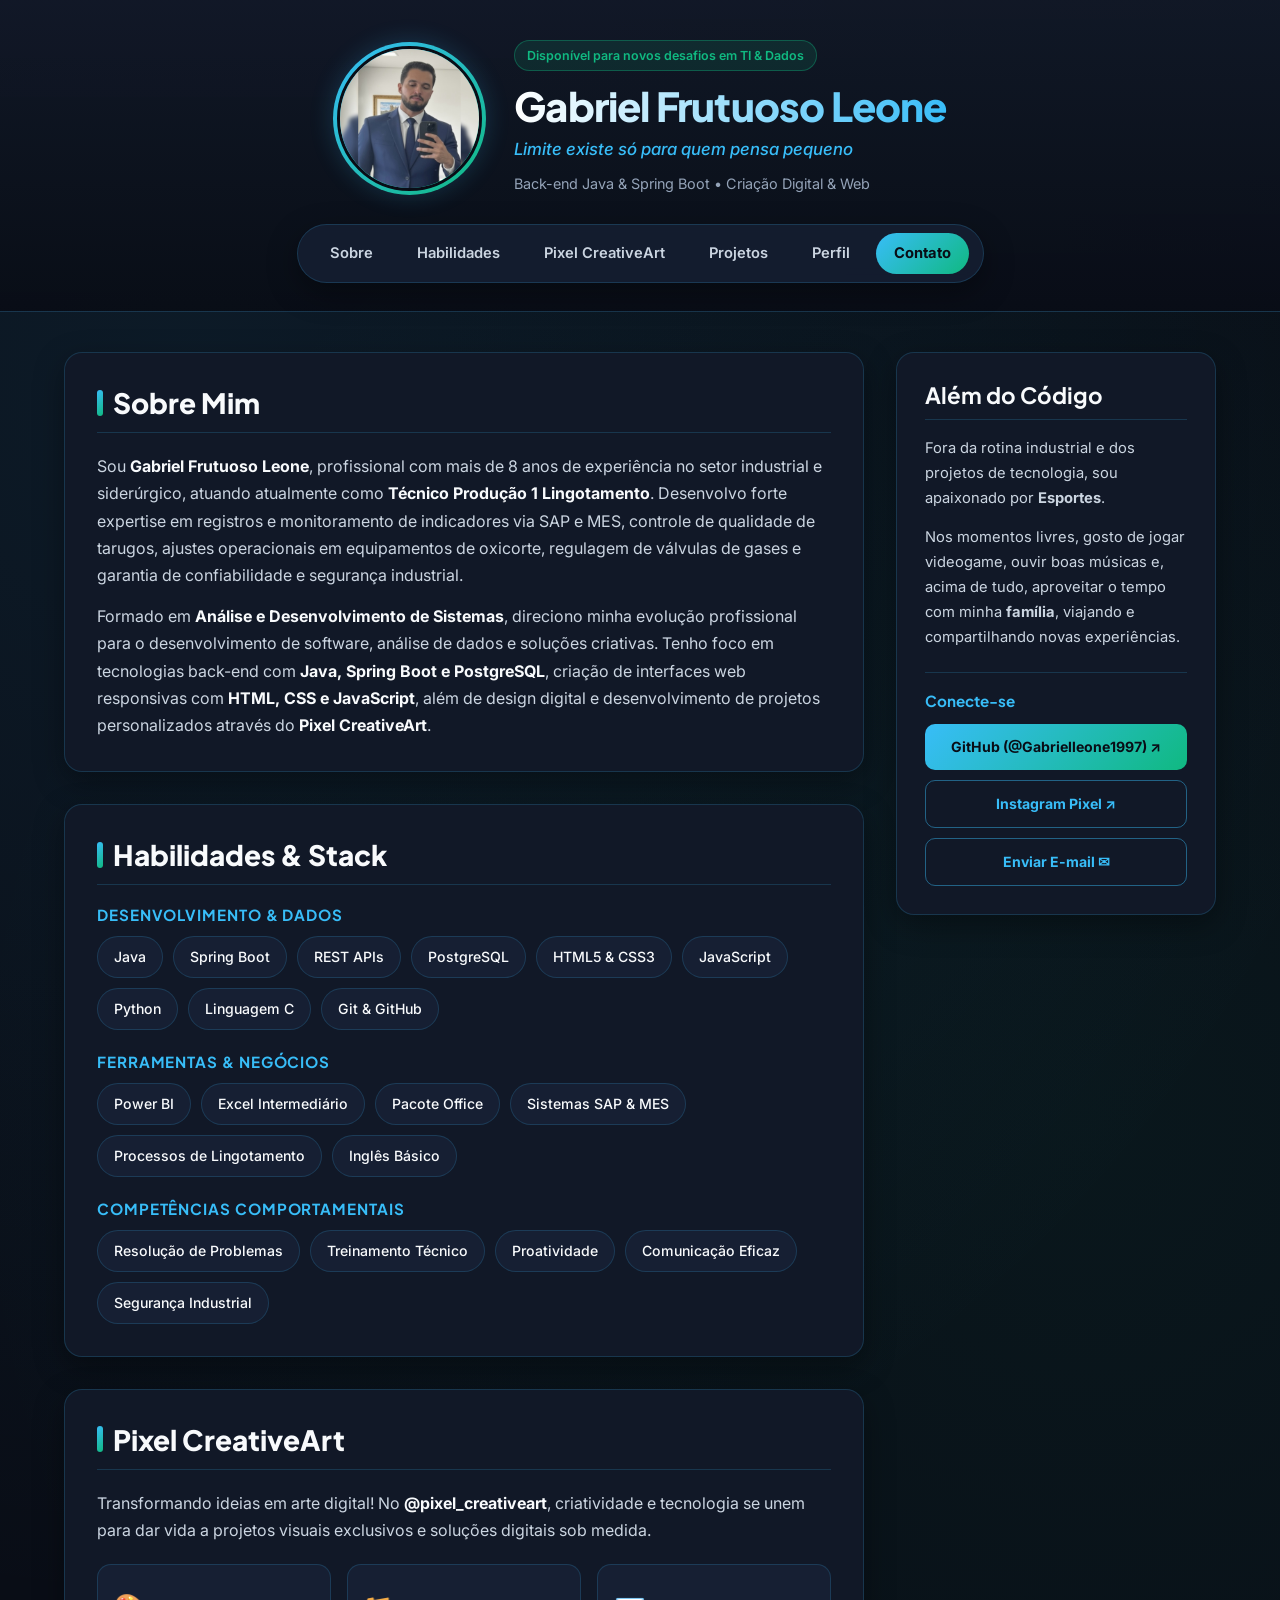
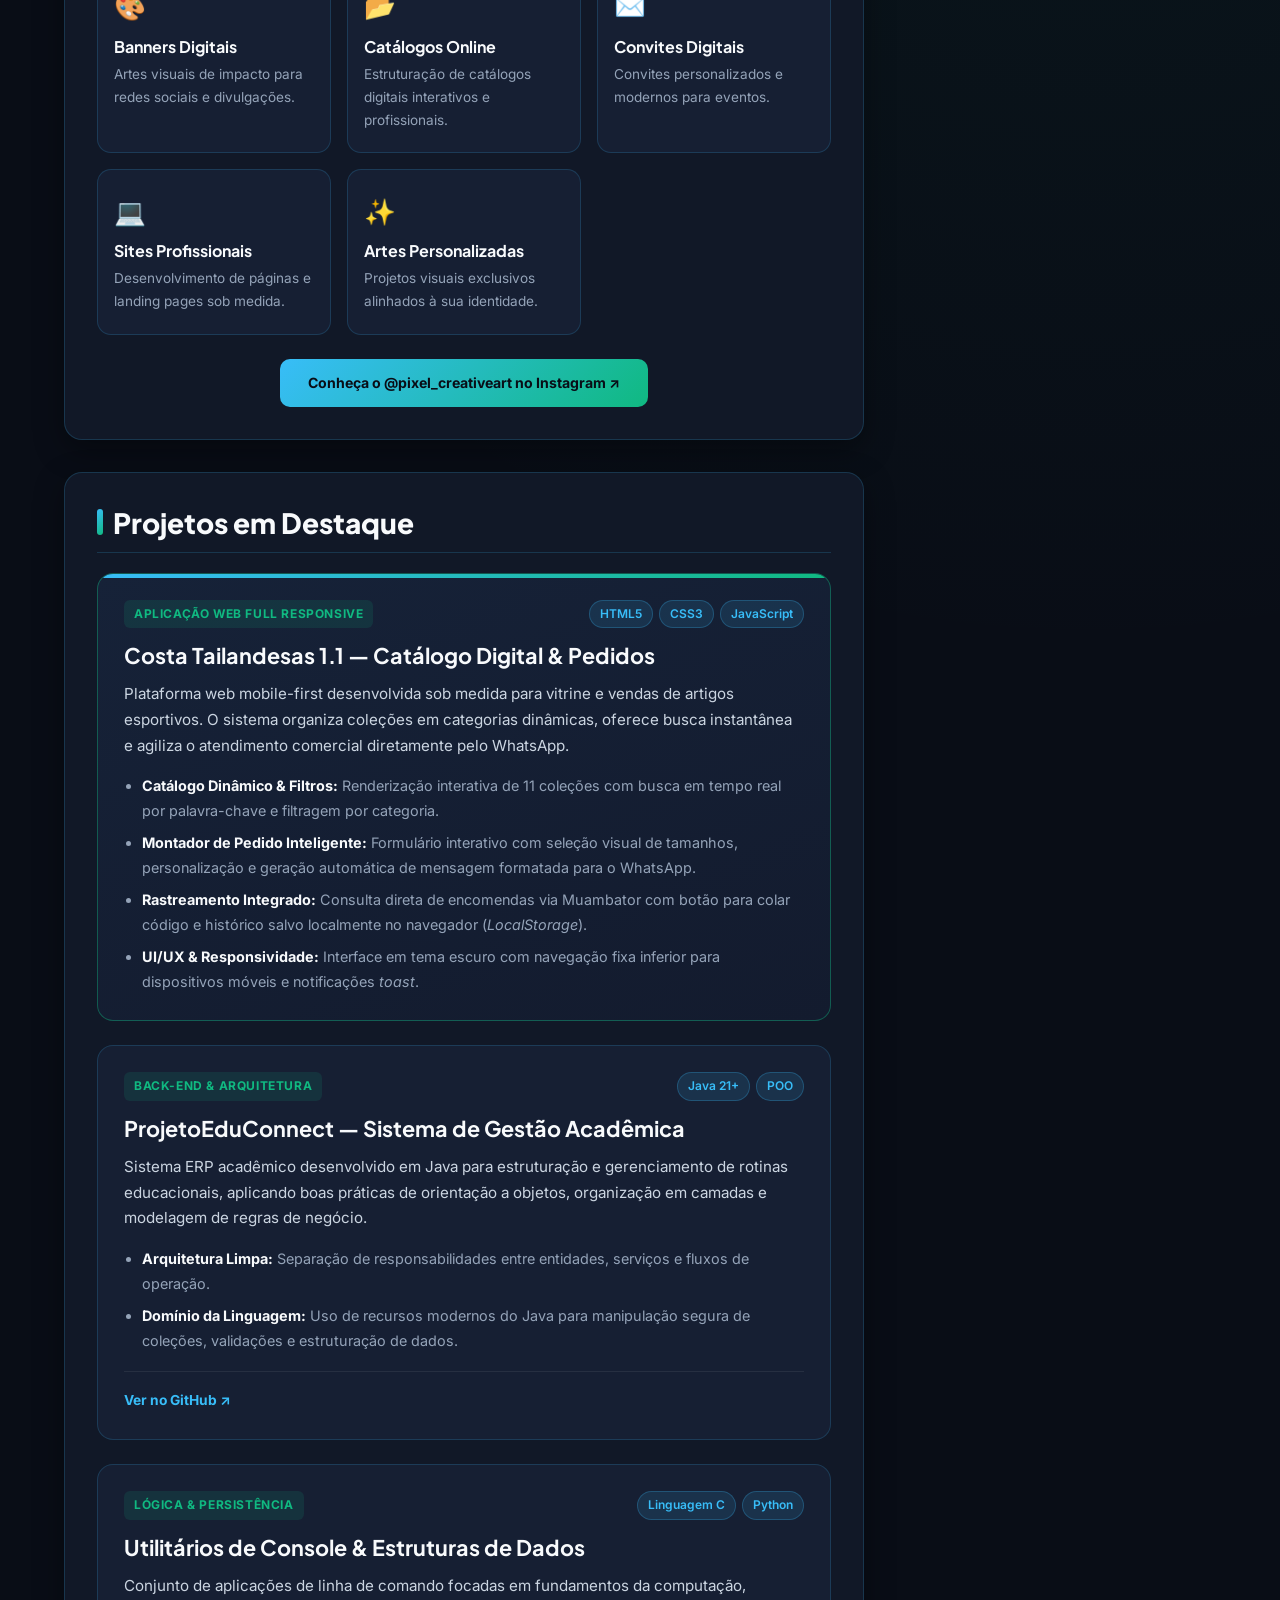
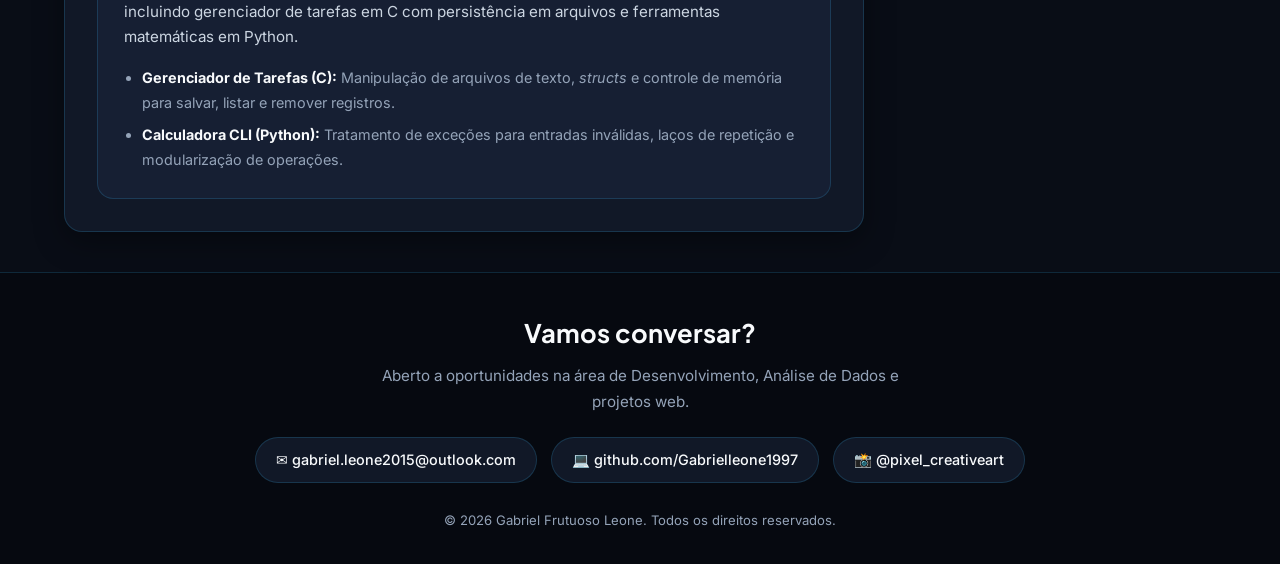
<file: index.html>
<!DOCTYPE html>
<html lang="pt-br">
<head>
    <meta charset="UTF-8">
    <meta name="viewport" content="width=device-width, initial-scale=1.0">
    <title>Gabriel Frutuoso Leone | Portfólio & Desenvolvimento</title>
    <link rel="preconnect" href="https://fonts.googleapis.com">
    <link rel="preconnect" href="https://fonts.gstatic.com" crossorigin>
    <link href="https://fonts.googleapis.com/css2?family=Inter:wght@400;500;600&family=Plus+Jakarta+Sans:wght@600;700;800&display=swap" rel="stylesheet">
    <link rel="stylesheet" href="SRC/style/style.css">
</head>
<body>
    <header class="hero-header">
        <div class="container header-container">
            <div class="principal-header">
                <div class="picture-wrapper">
                    <img src="SRC/Image/perfil.jpeg" alt="Foto de Gabriel Frutuoso Leone" class="picture">
                </div>
                <div class="header-info">
                    <span class="status-badge">Disponível para novos desafios em TI & Dados</span>
                    <h1>Gabriel Frutuoso Leone</h1>
                    <p class="tagline">Limite existe só para quem pensa pequeno</p>
                    <p class="role-subtitle">Back-end Java & Spring Boot • Criação Digital & Web</p>
                </div>
            </div>

            <nav class="navegacao">
                <a href="#sobre">Sobre</a>
                <a href="#habilidades">Habilidades</a>
                <a href="#pixel-art">Pixel CreativeArt</a>
                <a href="#projetos">Projetos</a>
                <a href="#hobbies">Perfil</a>
                <a href="#contato" class="nav-cta">Contato</a>
            </nav>
        </div>
    </header>

    <main class="container main-layout">
        <div class="secoes">
            <section id="sobre" class="card-section">
                <h2>Sobre Mim</h2>
                <p>Sou <strong>Gabriel Frutuoso Leone</strong>, profissional com mais de 8 anos de experiência no setor industrial e siderúrgico, atuando atualmente como <strong>Técnico Produção 1 Lingotamento</strong>. Desenvolvo forte expertise em registros e monitoramento de indicadores via SAP e MES, controle de qualidade de tarugos, ajustes operacionais em equipamentos de oxicorte, regulagem de válvulas de gases e garantia de confiabilidade e segurança industrial.</p>
                <p>Formado em <strong>Análise e Desenvolvimento de Sistemas</strong>, direciono minha evolução profissional para o desenvolvimento de software, análise de dados e soluções criativas. Tenho foco em tecnologias back-end com <strong>Java, Spring Boot e PostgreSQL</strong>, criação de interfaces web responsivas com <strong>HTML, CSS e JavaScript</strong>, além de design digital e desenvolvimento de projetos personalizados através do <strong>Pixel CreativeArt</strong>.</p>
            </section>

            <section id="habilidades" class="card-section">
                <h2>Habilidades & Stack</h2>
                <div class="skills-grid">
                    <div class="skill-category">
                        <h3>Desenvolvimento & Dados</h3>
                        <ul class="skills-list">
                            <li>Java</li>
                            <li>Spring Boot</li>
                            <li>REST APIs</li>
                            <li>PostgreSQL</li>
                            <li>HTML5 & CSS3</li>
                            <li>JavaScript</li>
                            <li>Python</li>
                            <li>Linguagem C</li>
                            <li>Git & GitHub</li>
                        </ul>
                    </div>

                    <div class="skill-category">
                        <h3>Ferramentas & Negócios</h3>
                        <ul class="skills-list">
                            <li>Power BI</li>
                            <li>Excel Intermediário</li>
                            <li>Pacote Office</li>
                            <li>Sistemas SAP & MES</li>
                            <li>Processos de Lingotamento</li>
                            <li>Inglês Básico</li>
                        </ul>
                    </div>

                    <div class="skill-category">
                        <h3>Competências Comportamentais</h3>
                        <ul class="skills-list">
                            <li>Resolução de Problemas</li>
                            <li>Treinamento Técnico</li>
                            <li>Proatividade</li>
                            <li>Comunicação Eficaz</li>
                            <li>Segurança Industrial</li>
                        </ul>
                    </div>
                </div>
            </section>

            <!-- Seção Pixel CreativeArt (Utilizando as classes unificadas do CSS) -->
            <section id="pixel-art" class="card-section">
                <h2>Pixel CreativeArt</h2>
                <p>Transformando ideias em arte digital! No <strong>@pixel_creativeart</strong>, criatividade e tecnologia se unem para dar vida a projetos visuais exclusivos e soluções digitais sob medida.</p>
                
                <div class="services-grid">
                    <div class="service-item">
                        <span>🎨</span>
                        <h3>Banners Digitais</h3>
                        <p>Artes visuais de impacto para redes sociais e divulgações.</p>
                    </div>

                    <div class="service-item">
                        <span>📂</span>
                        <h3>Catálogos Online</h3>
                        <p>Estruturação de catálogos digitais interativos e profissionais.</p>
                    </div>

                    <div class="service-item">
                        <span>✉️</span>
                        <h3>Convites Digitais</h3>
                        <p>Convites personalizados e modernos para eventos.</p>
                    </div>

                    <div class="service-item">
                        <span>💻</span>
                        <h3>Sites Profissionais</h3>
                        <p>Desenvolvimento de páginas e landing pages sob medida.</p>
                    </div>

                    <div class="service-item">
                        <span>✨</span>
                        <h3>Artes Personalizadas</h3>
                        <p>Projetos visuais exclusivos alinhados à sua identidade.</p>
                    </div>
                </div>

                <div style="text-align: center; margin-top: 24px;">
                    <a href="https://www.instagram.com/pixel_creativeart" target="_blank" rel="noopener noreferrer" class="sidebar-btn" style="display: inline-block; padding: 12px 28px;">Conheça o @pixel_creativeart no Instagram ↗</a>
                </div>
            </section>

            <!-- Seção Projetos em Destaque -->
            <section id="projetos" class="card-section">
                <h2>Projetos em Destaque</h2>
                <div class="projetos">
                    <!-- Projeto Costa Tailandesas -->
                    <article class="project-card featured-project">
                        <div class="project-header">
                            <span class="project-badge">Aplicação Web Full Responsive</span>
                            <div class="project-techs">
                                <span>HTML5</span>
                                <span>CSS3</span>
                                <span>JavaScript</span>
                            </div>
                        </div>
                        <h3>Costa Tailandesas 1.1 — Catálogo Digital & Pedidos</h3>
                        <p>Plataforma web mobile-first desenvolvida sob medida para vitrine e vendas de artigos esportivos. O sistema organiza coleções em categorias dinâmicas, oferece busca instantânea e agiliza o atendimento comercial diretamente pelo WhatsApp.</p>
                        <ul>
                            <li><strong>Catálogo Dinâmico & Filtros:</strong> Renderização interativa de 11 coleções com busca em tempo real por palavra-chave e filtragem por categoria.</li>
                            <li><strong>Montador de Pedido Inteligente:</strong> Formulário interativo com seleção visual de tamanhos, personalização e geração automática de mensagem formatada para o WhatsApp.</li>
                            <li><strong>Rastreamento Integrado:</strong> Consulta direta de encomendas via Muambator com botão para colar código e histórico salvo localmente no navegador (<em>LocalStorage</em>).</li>
                            <li><strong>UI/UX & Responsividade:</strong> Interface em tema escuro com navegação fixa inferior para dispositivos móveis e notificações <em>toast</em>.</li>
                        </ul>
                    </article>

                    <!-- ProjetoEduConnect -->
                    <article class="project-card">
                        <div class="project-header">
                            <span class="project-badge">Back-end & Arquitetura</span>
                            <div class="project-techs">
                                <span>Java 21+</span>
                                <span>POO</span>
                            </div>
                        </div>
                        <h3>ProjetoEduConnect — Sistema de Gestão Acadêmica</h3>
                        <p>Sistema ERP acadêmico desenvolvido em Java para estruturação e gerenciamento de rotinas educacionais, aplicando boas práticas de orientação a objetos, organização em camadas e modelagem de regras de negócio.</p>
                        <ul>
                            <li><strong>Arquitetura Limpa:</strong> Separação de responsabilidades entre entidades, serviços e fluxos de operação.</li>
                            <li><strong>Domínio da Linguagem:</strong> Uso de recursos modernos do Java para manipulação segura de coleções, validações e estruturação de dados.</li>
                        </ul>
                        <div class="project-links">
                            <a href="https://github.com/Gabrielleone1997" target="_blank" rel="noopener noreferrer" class="btn-project">Ver no GitHub ↗</a>
                        </div>
                    </article>

                    <!-- Utilitários de Console -->
                    <article class="project-card">
                        <div class="project-header">
                            <span class="project-badge">Lógica & Persistência</span>
                            <div class="project-techs">
                                <span>Linguagem C</span>
                                <span>Python</span>
                            </div>
                        </div>
                        <h3>Utilitários de Console & Estruturas de Dados</h3>
                        <p>Conjunto de aplicações de linha de comando focadas em fundamentos da computação, incluindo gerenciador de tarefas em C com persistência em arquivos e ferramentas matemáticas em Python.</p>
                        <ul>
                            <li><strong>Gerenciador de Tarefas (C):</strong> Manipulação de arquivos de texto, <em>structs</em> e controle de memória para salvar, listar e remover registros.</li>
                            <li><strong>Calculadora CLI (Python):</strong> Tratamento de exceções para entradas inválidas, laços de repetição e modularização de operações.</li>
                        </ul>
                    </article>
                </div>
            </section>
        </div>

        <aside id="hobbies" class="sidebar-card">
            <h2>Além do Código</h2>
            <p>Fora da rotina industrial e dos projetos de tecnologia, sou apaixonado por <strong>Esportes</strong>.</p>
            <p>Nos momentos livres, gosto de jogar videogame, ouvir boas músicas e, acima de tudo, aproveitar o tempo com minha <strong>família</strong>, viajando e compartilhando novas experiências.</p>
            
            <div class="quick-links-box">
                <h3>Conecte-se</h3>
                <a href="https://github.com/Gabrielleone1997" target="_blank" rel="noopener noreferrer" class="sidebar-btn">GitHub (@Gabrielleone1997) ↗</a>
                <a href="https://www.instagram.com/pixel_creativeart" target="_blank" rel="noopener noreferrer" class="sidebar-btn outline">Instagram Pixel ↗</a>
                <a href="mailto:gabriel.leone2015@outlook.com" class="sidebar-btn outline">Enviar E-mail ✉</a>
            </div>
        </aside>
    </main>

    <footer id="contato">
        <div class="container footer-content">
            <h3>Vamos conversar?</h3>
            <p class="footer-desc">Aberto a oportunidades na área de Desenvolvimento, Análise de Dados e projetos web.</p>
            <div class="footer-contacts">
                <a href="mailto:gabriel.leone2015@outlook.com" class="contact-pill">
                    ✉ gabriel.leone2015@outlook.com
                </a>
                <a href="https://github.com/Gabrielleone1997" target="_blank" rel="noopener noreferrer" class="contact-pill">
                    💻 github.com/Gabrielleone1997
                </a>
                <a href="https://www.instagram.com/pixel_creativeart" target="_blank" rel="noopener noreferrer" class="contact-pill">
                    📸 @pixel_creativeart
                </a>
            </div>
            <p class="copyright">&copy; 2026 Gabriel Frutuoso Leone. Todos os direitos reservados.</p>
        </div>
    </footer>
</body>
</html>
</file>
<file: SRC/style/style.css>
:root {
    --bg-main: #090d16;
    --bg-surface: #111827;
    --bg-card: #161f33;
    --bg-card-hover: #1c2740;
    
    --accent-blue: #38bdf8;
    --accent-blue-dark: #0284c7;
    --accent-neon: #10b981;
    --accent-gradient: linear-gradient(135deg, #38bdf8 0%, #10b981 100%);
    
    --text-primary: #f8fafc;
    --text-secondary: #cbd5e1;
    --text-muted: #94a3b8;
    
    --border-subtle: rgba(56, 189, 248, 0.18);
    --border-strong: rgba(56, 189, 248, 0.45);
    --shadow-card: 0 10px 30px rgba(0, 0, 0, 0.35);
    --glow-accent: 0 0 25px rgba(56, 189, 248, 0.2);
}

* {
    box-sizing: border-box;
    padding: 0;
    margin: 0;
}

html {
    scroll-behavior: smooth;
}

body {
    font-family: 'Inter', sans-serif;
    background-color: var(--bg-main);
    background-image: 
        radial-gradient(circle at 15% 10%, rgba(56, 189, 248, 0.08), transparent 35%),
        radial-gradient(circle at 85% 30%, rgba(16, 185, 129, 0.06), transparent 40%);
    color: var(--text-secondary);
    line-height: 1.7;
    overflow-x: hidden;
}

h1, h2, h3 {
    font-family: 'Plus Jakarta Sans', sans-serif;
    color: var(--text-primary);
    line-height: 1.25;
}

.container {
    width: 100%;
    max-width: 1200px;
    margin: 0 auto;
    padding: 0 24px;
}

/* ================= HEADER ================= */
.hero-header {
    background: linear-gradient(180deg, rgba(17, 24, 39, 0.95) 0%, rgba(9, 13, 22, 0.98) 100%);
    border-bottom: 1px solid var(--border-subtle);
    padding: 40px 0 28px;
    position: relative;
}

.header-container {
    display: flex;
    flex-direction: column;
    align-items: center;
    gap: 28px;
}

.principal-header {
    display: flex;
    align-items: center;
    gap: 28px;
    max-width: 860px;
}

.picture-wrapper {
    padding: 4px;
    border-radius: 50%;
    background: var(--accent-gradient);
    box-shadow: var(--glow-accent);
    flex-shrink: 0;
}

.picture {
    width: 145px;
    height: 145px;
    border-radius: 50%;
    object-fit: cover;
    display: block;
    border: 3px solid var(--bg-main);
}

.status-badge {
    display: inline-block;
    font-size: 0.78rem;
    font-weight: 600;
    color: var(--accent-neon);
    background: rgba(16, 185, 129, 0.12);
    border: 1px solid rgba(16, 185, 129, 0.35);
    padding: 4px 12px;
    border-radius: 999px;
    margin-bottom: 10px;
}

.header-info h1 {
    font-size: 2.5rem;
    font-weight: 800;
    letter-spacing: -0.02em;
    background: linear-gradient(90deg, #ffffff 0%, #38bdf8 100%);
    -webkit-background-clip: text;
    -webkit-text-fill-color: transparent;
}

.tagline {
    font-size: 1.05rem;
    font-style: italic;
    color: var(--accent-blue);
    font-weight: 500;
    margin-top: 4px;
}

.role-subtitle {
    font-size: 0.9rem;
    color: var(--text-muted);
    margin-top: 8px;
}

/* Navegação */
.navegacao {
    background-color: rgba(22, 31, 51, 0.85);
    backdrop-filter: blur(10px);
    border: 1px solid var(--border-subtle);
    border-radius: 999px;
    display: flex;
    flex-wrap: wrap;
    justify-content: center;
    gap: 8px;
    padding: 8px 14px;
    box-shadow: var(--shadow-card);
}

.navegacao a {
    color: var(--text-secondary);
    padding: 8px 18px;
    border-radius: 999px;
    font-size: 0.92rem;
    font-weight: 600;
    text-decoration: none;
    transition: all 0.25s ease;
}

.navegacao a:hover {
    color: var(--text-primary);
    background-color: rgba(56, 189, 248, 0.15);
}

.navegacao a.nav-cta {
    background: var(--accent-gradient);
    color: #090d16;
    font-weight: 700;
}

.navegacao a.nav-cta:hover {
    filter: brightness(1.1);
    transform: translateY(-1px);
}

/* ================= MAIN LAYOUT ================= */
.main-layout {
    display: flex;
    gap: 32px;
    margin: 40px auto;
    align-items: flex-start;
}

.secoes {
    flex: 1;
    display: flex;
    flex-direction: column;
    gap: 32px;
}

.card-section {
    background-color: var(--bg-surface);
    border: 1px solid var(--border-subtle);
    border-radius: 18px;
    padding: 32px;
    box-shadow: var(--shadow-card);
}

.card-section h2 {
    font-size: 1.75rem;
    font-weight: 800;
    margin-bottom: 20px;
    padding-bottom: 12px;
    border-bottom: 1px solid var(--border-subtle);
    display: flex;
    align-items: center;
    gap: 10px;
}

.card-section h2::before {
    content: "";
    display: inline-block;
    width: 6px;
    height: 26px;
    border-radius: 4px;
    background: var(--accent-gradient);
}

.card-section p {
    margin-bottom: 14px;
    color: var(--text-secondary);
}

.card-section p:last-child {
    margin-bottom: 0;
}

.card-section strong {
    color: var(--text-primary);
}

/* ================= HABILIDADES ================= */
.skills-grid {
    display: flex;
    flex-direction: column;
    gap: 22px;
}

.skill-category h3 {
    font-size: 0.95rem;
    text-transform: uppercase;
    letter-spacing: 0.06em;
    color: var(--accent-blue);
    margin-bottom: 12px;
}

.skills-list {
    list-style: none;
    display: flex;
    flex-wrap: wrap;
    gap: 10px;
}

.skills-list li {
    background-color: var(--bg-card);
    color: var(--text-primary);
    padding: 8px 16px;
    border-radius: 999px;
    border: 1px solid var(--border-subtle);
    font-size: 0.88rem;
    font-weight: 500;
    transition: all 0.2s ease;
}

.skills-list li:hover {
    border-color: var(--accent-blue);
    background-color: var(--bg-card-hover);
    transform: translateY(-2px);
}

/* ================= PIXEL CREATIVEART (ESTILOS ESPECÍFICOS) ================= */
.services-grid {
    display: grid;
    grid-template-columns: repeat(auto-fit, minmax(220px, 1fr));
    gap: 16px;
    margin: 20px 0;
}

.service-item {
    background-color: var(--bg-card);
    padding: 20px 16px;
    border-radius: 14px;
    border: 1px solid var(--border-subtle);
    transition: all 0.25s ease;
}

.service-item:hover {
    border-color: var(--accent-blue);
    background-color: var(--bg-card-hover);
    transform: translateY(-3px);
    box-shadow: var(--glow-accent);
}

.service-item span {
    font-size: 1.6rem;
    display: block;
    margin-bottom: 6px;
}

.service-item h3 {
    font-size: 1rem;
    margin: 8px 0 6px;
    color: var(--text-primary);
}

.service-item p {
    font-size: 0.85rem;
    color: var(--text-muted);
    margin: 0;
}

/* ================= PROJETOS ================= */
.projetos {
    display: grid;
    grid-template-columns: 1fr;
    gap: 24px;
}

.project-card {
    background-color: var(--bg-card);
    border: 1px solid var(--border-subtle);
    border-radius: 16px;
    padding: 26px;
    transition: all 0.25s ease;
    position: relative;
    overflow: hidden;
}

.project-card:hover {
    border-color: var(--border-strong);
    background-color: var(--bg-card-hover);
    transform: translateY(-3px);
    box-shadow: var(--glow-accent);
}

.featured-project {
    border: 1px solid rgba(16, 185, 129, 0.4);
    background: linear-gradient(160deg, #162238 0%, #131b2e 100%);
}

.featured-project::before {
    content: "";
    position: absolute;
    top: 0;
    left: 0;
    width: 100%;
    height: 4px;
    background: var(--accent-gradient);
}

.project-header {
    display: flex;
    flex-wrap: wrap;
    justify-content: space-between;
    align-items: center;
    gap: 10px;
    margin-bottom: 14px;
}

.project-badge {
    font-size: 0.75rem;
    font-weight: 700;
    text-transform: uppercase;
    letter-spacing: 0.05em;
    color: var(--accent-neon);
    background: rgba(16, 185, 129, 0.12);
    padding: 4px 10px;
    border-radius: 6px;
}

.project-techs {
    display: flex;
    flex-wrap: wrap;
    gap: 6px;
}

.project-techs span {
    font-size: 0.75rem;
    font-weight: 600;
    color: var(--accent-blue);
    background: rgba(56, 189, 248, 0.12);
    border: 1px solid rgba(56, 189, 248, 0.25);
    padding: 3px 10px;
    border-radius: 999px;
}

.project-card h3 {
    font-size: 1.35rem;
    color: var(--text-primary);
    margin-bottom: 12px;
}

.project-card p {
    font-size: 0.95rem;
    color: var(--text-secondary);
    margin-bottom: 16px;
}

.project-card ul {
    margin-left: 18px;
    display: flex;
    flex-direction: column;
    gap: 8px;
    font-size: 0.9rem;
    color: var(--text-muted);
}

.project-card ul li strong {
    color: var(--text-primary);
}

.project-links {
    margin-top: 18px;
    padding-top: 14px;
    border-top: 1px solid rgba(255, 255, 255, 0.07);
}

.btn-project {
    display: inline-flex;
    align-items: center;
    gap: 6px;
    font-size: 0.86rem;
    font-weight: 700;
    color: var(--accent-blue);
    text-decoration: none;
    transition: color 0.2s ease;
}

.btn-project:hover {
    color: var(--accent-neon);
}

/* ================= SIDEBAR (ASIDE) ================= */
.sidebar-card {
    width: 320px;
    flex-shrink: 0;
    background-color: var(--bg-surface);
    border: 1px solid var(--border-subtle);
    border-radius: 18px;
    padding: 28px;
    position: sticky;
    top: 24px;
    box-shadow: var(--shadow-card);
}

.sidebar-card h2 {
    font-size: 1.4rem;
    margin-bottom: 16px;
    padding-bottom: 10px;
    border-bottom: 1px solid var(--border-subtle);
}

.sidebar-card p {
    font-size: 0.92rem;
    color: var(--text-secondary);
    margin-bottom: 14px;
}

.quick-links-box {
    margin-top: 22px;
    padding-top: 18px;
    border-top: 1px solid var(--border-subtle);
    display: flex;
    flex-direction: column;
    gap: 10px;
}

.quick-links-box h3 {
    font-size: 0.95rem;
    color: var(--accent-blue);
    margin-bottom: 4px;
}

.sidebar-btn {
    display: block;
    text-align: center;
    padding: 11px 16px;
    border-radius: 10px;
    background: var(--accent-gradient);
    color: #090d16;
    font-weight: 700;
    font-size: 0.88rem;
    text-decoration: none;
    transition: all 0.2s ease;
}

.sidebar-btn:hover {
    filter: brightness(1.08);
    transform: translateY(-2px);
}

.sidebar-btn.outline {
    background: transparent;
    color: var(--accent-blue);
    border: 1px solid var(--border-strong);
}

.sidebar-btn.outline:hover {
    background: rgba(56, 189, 248, 0.12);
}

/* ================= FOOTER ================= */
footer {
    background-color: #060910;
    border-top: 1px solid var(--border-subtle);
    padding: 44px 0 32px;
    margin-top: 40px;
}

.footer-content {
    display: flex;
    flex-direction: column;
    align-items: center;
    text-align: center;
    gap: 14px;
}

footer h3 {
    font-size: 1.6rem;
}

.footer-desc {
    color: var(--text-muted);
    font-size: 0.95rem;
    max-width: 520px;
}

.footer-contacts {
    display: flex;
    flex-wrap: wrap;
    justify-content: center;
    gap: 14px;
    margin: 8px 0 12px;
}

.contact-pill {
    background-color: var(--bg-surface);
    border: 1px solid var(--border-subtle);
    color: var(--text-primary);
    padding: 10px 20px;
    border-radius: 999px;
    text-decoration: none;
    font-size: 0.9rem;
    font-weight: 500;
    transition: all 0.25s ease;
}

.contact-pill:hover {
    border-color: var(--accent-blue);
    color: var(--accent-blue);
    transform: translateY(-2px);
}

.copyright {
    font-size: 0.82rem;
    color: var(--text-muted);
}

/* ================= RESPONSIVIDADE ================= */
@media (max-width: 960px) {
    .main-layout {
        flex-direction: column;
    }

    .sidebar-card {
        width: 100%;
        position: static;
    }
}

@media (max-width: 768px) {
    .principal-header {
        flex-direction: column;
        text-align: center;
        gap: 18px;
    }

    .picture {
        width: 120px;
        height: 120px;
    }

    .header-info h1 {
        font-size: 1.9rem;
    }

    .card-section {
        padding: 24px 20px;
    }

    .card-section h2 {
        font-size: 1.45rem;
    }

    .project-card {
        padding: 20px;
    }

    .project-card h3 {
        font-size: 1.18rem;
    }
}

@media (max-width: 480px) {
    .container {
        padding: 0 16px;
    }

    .header-info h1 {
        font-size: 1.65rem;
    }

    .navegacao {
        border-radius: 16px;
        width: 100%;
    }

    .navegacao a {
        padding: 8px 12px;
        font-size: 0.85rem;
    }
}
</file>
